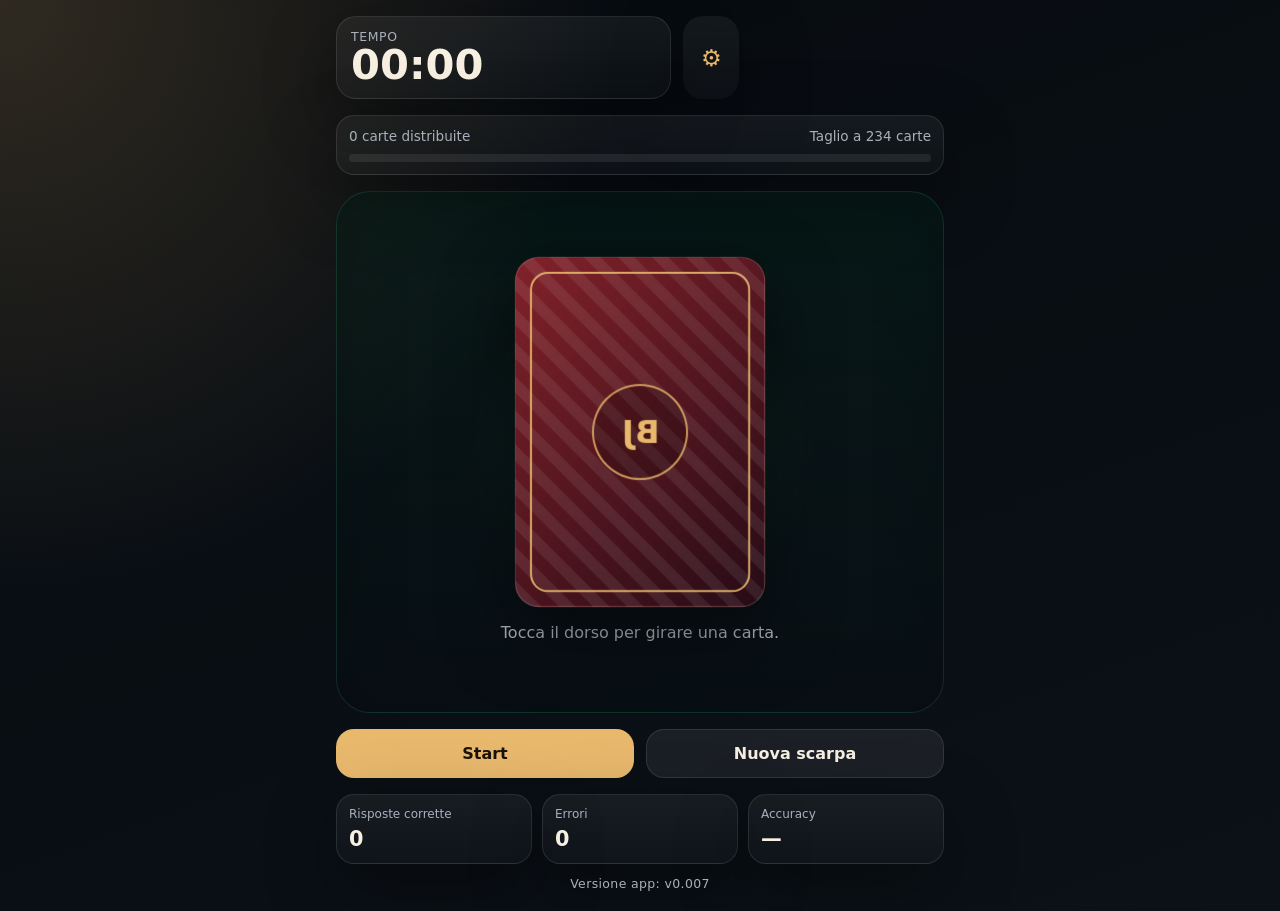
<file: index.html>
<!doctype html>
<html lang="it">
<head>
  <meta charset="utf-8" />
  <meta name="viewport" content="width=device-width, initial-scale=1, viewport-fit=cover" />
  <meta name="theme-color" content="#101820" />
  <meta name="description" content="PWA per allenarsi al conteggio carte Hi-Lo nel blackjack." />
  <title>BJ Hi-Lo Trainer</title>
  <link rel="manifest" href="manifest.webmanifest" />
  <link rel="icon" href="icons/icon-192.png" />
  <link rel="apple-touch-icon" href="icons/icon-192.png" />
  <link rel="stylesheet" href="styles.css" />
</head>
<body>
  <main class="app-shell">
    <header class="topbar topbar-compact" aria-label="Stato allenamento">
      <section class="stat-card stat-time">
        <span class="stat-label">Tempo</span>
        <strong id="timer">00:00</strong>
      </section>
      <button id="settingsToggle" class="icon-button" type="button" aria-expanded="false" aria-controls="settingsPanel">⚙︎</button>
    </header>

    <section id="settingsPanel" class="settings-panel" aria-label="Impostazioni">
      <div class="settings-grid">
        <label class="field">
          <span>Numero di mazzi</span>
          <select id="deckCount">
            <option value="1">1 mazzo</option>
            <option value="2">2 mazzi</option>
            <option value="4">4 mazzi</option>
            <option value="6" selected>6 mazzi</option>
            <option value="8">8 mazzi</option>
          </select>
        </label>

        <label class="field range-field">
          <span>Taglio / penetrazione: <strong id="cutLabel">75%</strong></span>
          <input id="cutPercent" type="range" min="50" max="90" step="5" value="75" />
        </label>

        <label class="switch-row">
          <span>
            <strong>Distribuzione automatica</strong>
            <small>Spenta: nuova carta al tap</small>
          </span>
          <input id="autoMode" type="checkbox" role="switch" />
        </label>

        <label id="speedField" class="field range-field is-hidden">
          <span>Velocità: <strong id="speedLabel">40</strong> carte/min</span>
          <input id="speed" type="range" min="10" max="120" step="5" value="40" />
        </label>
      </div>
    </section>

    <section class="shoe-progress" aria-label="Avanzamento scarpa">
      <div class="progress-copy">
        <span id="dealtInfo">0 carte distribuite</span>
        <span id="remainingInfo">Taglio a 234 carte</span>
      </div>
      <div class="progress-track"><span id="progressFill"></span></div>
    </section>

    <section class="table-area" aria-label="Area carte">
      <button id="cardButton" class="card-button" type="button" aria-label="Distribuisci una carta">
        <span id="card" class="playing-card card-back">
          <span class="card-face card-face-back">
            <span class="back-pattern">BJ</span>
          </span>
          <span class="card-face card-face-front">
            <span id="cardRankTop" class="rank top">?</span>
            <span id="cardSuit" class="suit">♠</span>
            <span id="cardRankBottom" class="rank bottom">?</span>
          </span>
        </span>
      </button>
      <p id="mainHint" class="main-hint">Tocca il dorso per girare una carta.</p>
    </section>

    <section class="controls" aria-label="Controlli">
      <button id="primaryAction" class="primary-button" type="button">Start</button>
      <button id="newShoe" class="secondary-button" type="button">Nuova scarpa</button>
    </section>

    <section class="mini-dashboard" aria-label="Statistiche sessione">
      <article>
        <span>Risposte corrette</span>
        <strong id="correctAnswers">0</strong>
      </article>
      <article>
        <span>Errori</span>
        <strong id="wrongAnswers">0</strong>
      </article>
      <article>
        <span>Accuracy</span>
        <strong id="accuracy">—</strong>
      </article>
    </section>


    <p id="appVersion" class="app-version" aria-label="Versione applicazione">Versione app: v0.007</p>

  </main>

  <dialog id="countDialog" class="count-dialog">
    <form method="dialog" id="countForm">
      <h2>Conteggio?</h2>
      <p>Inserisci il running count Hi-Lo attuale.</p>
      <input id="countInput" type="number" inputmode="numeric" autocomplete="off" aria-label="Conteggio attuale" />
      <menu>
        <button id="submitCount" class="primary-button" value="submit">Conferma</button>
      </menu>
    </form>
  </dialog>

  <dialog id="resultDialog" class="count-dialog result-dialog">
    <form method="dialog">
      <h2 id="resultTitle">Risultato</h2>
      <p id="resultMessage"></p>
      <menu>
        <button id="resultOk" class="primary-button" value="ok">Avanti</button>
      </menu>
    </form>
  </dialog>

  <script src="app.js" defer></script>
</body>
</html>
</file>
<file: styles.css>
:root {
  --bg: #0b1117;
  --panel: #101820;
  --panel-2: #142232;
  --text: #f7efe2;
  --muted: #a9b0bb;
  --gold: #e8b86d;
  --green: #3ddc97;
  --red: #ff6b6b;
  --line: rgba(255,255,255,.10);
  --shadow: 0 24px 70px rgba(0,0,0,.38);
  --radius: 24px;
  color-scheme: dark;
  font-family: Inter, ui-sans-serif, system-ui, -apple-system, BlinkMacSystemFont, "Segoe UI", sans-serif;
}

* { box-sizing: border-box; }

html, body { min-height: 100%; }

body {
  margin: 0;
  background:
    radial-gradient(circle at top left, rgba(232,184,109,.18), transparent 38rem),
    linear-gradient(160deg, #070b10, var(--bg));
  color: var(--text);
  -webkit-tap-highlight-color: transparent;
}

button, input, select { font: inherit; }

.app-shell {
  width: min(100%, 640px);
  min-height: 100dvh;
  margin: 0 auto;
  padding: max(16px, env(safe-area-inset-top)) 16px max(20px, env(safe-area-inset-bottom));
  display: grid;
  gap: 16px;
  align-content: start;
}

.topbar {
  display: grid;
  grid-template-columns: 1.35fr 1fr auto;
  gap: 12px;
  align-items: stretch;
}

.stat-card,
.icon-button,
.settings-panel,
.shoe-progress,
.mini-dashboard article,
.count-dialog form {
  background: linear-gradient(180deg, rgba(255,255,255,.055), rgba(255,255,255,.025));
  border: 1px solid var(--line);
  box-shadow: var(--shadow);
}

.stat-card {
  border-radius: 20px;
  padding: 12px 14px;
  min-height: 76px;
  display: grid;
  align-content: center;
}

.stat-label {
  color: var(--muted);
  font-size: .78rem;
  letter-spacing: .05em;
  text-transform: uppercase;
}

.stat-card strong {
  font-size: clamp(1.45rem, 8vw, 2.6rem);
  line-height: 1;
}

.count-value.positive { color: var(--green); }
.count-value.negative { color: var(--red); }

.icon-button {
  width: 56px;
  border: 0;
  color: var(--gold);
  border-radius: 20px;
  cursor: pointer;
  font-size: 1.45rem;
}

.settings-panel {
  border-radius: var(--radius);
  padding: 14px;
  display: none;
}

.settings-panel.is-open { display: block; }

.settings-grid {
  display: grid;
  gap: 14px;
}

.field, .switch-row {
  display: grid;
  gap: 8px;
  color: var(--muted);
  font-size: .92rem;
}

.field span strong { color: var(--text); }

select,
input[type="number"] {
  width: 100%;
  background: #0b1117;
  color: var(--text);
  border: 1px solid var(--line);
  border-radius: 14px;
  padding: 12px 14px;
  outline: none;
}

input[type="range"] { width: 100%; accent-color: var(--gold); }

.switch-row {
  grid-template-columns: 1fr auto;
  align-items: center;
  background: rgba(255,255,255,.04);
  border-radius: 18px;
  padding: 12px;
}

.switch-row strong { display: block; color: var(--text); }
.switch-row small { display: block; margin-top: 3px; }

input[role="switch"] {
  appearance: none;
  width: 56px;
  height: 32px;
  background: #1f2b38;
  border: 1px solid var(--line);
  border-radius: 999px;
  position: relative;
  cursor: pointer;
}

input[role="switch"]::after {
  content: "";
  position: absolute;
  width: 24px;
  height: 24px;
  top: 3px;
  left: 4px;
  border-radius: 50%;
  background: var(--muted);
  transition: transform .18s ease, background .18s ease;
}

input[role="switch"]:checked { background: rgba(232,184,109,.28); }
input[role="switch"]:checked::after { transform: translateX(22px); background: var(--gold); }

.is-hidden { display: none; }

.shoe-progress {
  border-radius: 18px;
  padding: 12px;
}

.progress-copy {
  display: flex;
  justify-content: space-between;
  gap: 12px;
  color: var(--muted);
  font-size: .85rem;
  margin-bottom: 10px;
}

.progress-track {
  width: 100%;
  height: 8px;
  border-radius: 999px;
  background: rgba(255,255,255,.08);
  overflow: hidden;
}

.progress-track span {
  display: block;
  width: 0%;
  height: 100%;
  background: linear-gradient(90deg, var(--gold), #ffe2aa);
  border-radius: inherit;
  transition: width .22s ease;
}

.table-area {
  min-height: clamp(360px, 58dvh, 560px);
  display: grid;
  place-items: center;
  gap: 16px;
  align-content: center;
  background:
    radial-gradient(circle, rgba(61,220,151,.10), transparent 44%),
    linear-gradient(180deg, rgba(7,40,30,.42), rgba(9,19,25,.18));
  border: 1px solid rgba(61,220,151,.13);
  border-radius: 34px;
  padding: 28px 18px;
  box-shadow: inset 0 0 70px rgba(0,0,0,.22);
}

.card-button {
  border: 0;
  background: transparent;
  padding: 0;
  cursor: pointer;
  perspective: 1200px;
}

.playing-card {
  width: min(70vw, 250px);
  aspect-ratio: 2.5 / 3.5;
  display: block;
  position: relative;
  transform-style: preserve-3d;
  transition: transform .36s cubic-bezier(.2,.8,.2,1), filter .2s ease;
}

.card-button:active .playing-card { filter: brightness(1.1); }
.playing-card { will-change: transform; }
.playing-card.card-front { transform: rotateY(180deg); }

.card-face {
  position: absolute;
  inset: 0;
  border-radius: 24px;
  backface-visibility: hidden;
  -webkit-backface-visibility: hidden;
  overflow: hidden;
  border: 1px solid rgba(255,255,255,.18);
  box-shadow: 0 26px 70px rgba(0,0,0,.5);
}

.card-face-back {
  transform: rotateY(0deg) translateZ(1px);
  display: grid;
  place-items: center;
  background:
    linear-gradient(45deg, rgba(255,255,255,.08) 25%, transparent 25%, transparent 50%, rgba(255,255,255,.08) 50%, rgba(255,255,255,.08) 75%, transparent 75%),
    linear-gradient(135deg, #83222a, #260b16);
  background-size: 34px 34px, auto;
}

.card-face-back::before {
  content: "";
  position: absolute;
  inset: 14px;
  border: 2px solid rgba(232,184,109,.9);
  border-radius: 18px;
}

.back-pattern {
  transform: rotateY(180deg);
  color: var(--gold);
  border: 2px solid rgba(232,184,109,.82);
  border-radius: 999px;
  width: 96px;
  height: 96px;
  display: grid;
  place-items: center;
  font-size: 2rem;
  font-weight: 900;
  letter-spacing: .04em;
  background: rgba(0,0,0,.18);
}

.card-face-front {
  transform: rotateY(180deg) translateZ(1px);
  background: #f9f4ea;
  color: #101820;
  display: grid;
  place-items: center;
}

.rank {
  position: absolute;
  font-weight: 900;
  font-size: clamp(2rem, 11vw, 3.8rem);
  line-height: 1;
}

.rank.top { top: 18px; left: 18px; }
.rank.bottom { right: 18px; bottom: 18px; transform: rotate(180deg); }
.suit { font-size: clamp(4rem, 26vw, 8.8rem); line-height: 1; }
.red-card { color: #c62828; }
.black-card { color: #101820; }

.main-hint {
  margin: 0;
  color: var(--muted);
  text-align: center;
  min-height: 1.4em;
}

.controls {
  display: grid;
  grid-template-columns: 1fr 1fr;
  gap: 12px;
}

.primary-button,
.secondary-button {
  border: 0;
  border-radius: 18px;
  padding: 14px 16px;
  font-weight: 800;
  cursor: pointer;
}

.primary-button {
  background: var(--gold);
  color: #1b1206;
}

.secondary-button {
  background: rgba(255,255,255,.07);
  color: var(--text);
  border: 1px solid var(--line);
}

.mini-dashboard {
  display: grid;
  grid-template-columns: repeat(3, 1fr);
  gap: 10px;
}

.mini-dashboard article {
  border-radius: 18px;
  padding: 12px;
  display: grid;
  gap: 6px;
}

.mini-dashboard span {
  color: var(--muted);
  font-size: .75rem;
}

.mini-dashboard strong { font-size: 1.3rem; }

.count-dialog {
  border: 0;
  background: transparent;
  padding: 0;
  width: min(92vw, 420px);
  margin: max(16px, env(safe-area-inset-top)) auto auto;
}

.count-dialog[open] {
  transform: translateY(calc(-1 * var(--count-dialog-lift, 0px)));
}

.count-dialog::backdrop { background: rgba(0,0,0,.35); backdrop-filter: none; }

.count-dialog form {
  border-radius: 28px;
  padding: 22px;
  color: var(--text);
  display: grid;
  gap: 14px;
}

.count-dialog h2,
.count-dialog p { margin: 0; }
.count-dialog p { color: var(--muted); }
.count-dialog menu { margin: 0; padding: 0; display: grid; }
.count-dialog input { font-size: 2rem; text-align: center; }

@media (min-width: 720px) {
  .settings-grid { grid-template-columns: 1fr 1fr; }
  .switch-row { grid-column: span 2; }
  .range-field { grid-column: span 2; }
}

.app-version {
  margin: -4px 0 0;
  text-align: center;
  color: var(--muted);
  font-size: .78rem;
  letter-spacing: .03em;
}
</file>
